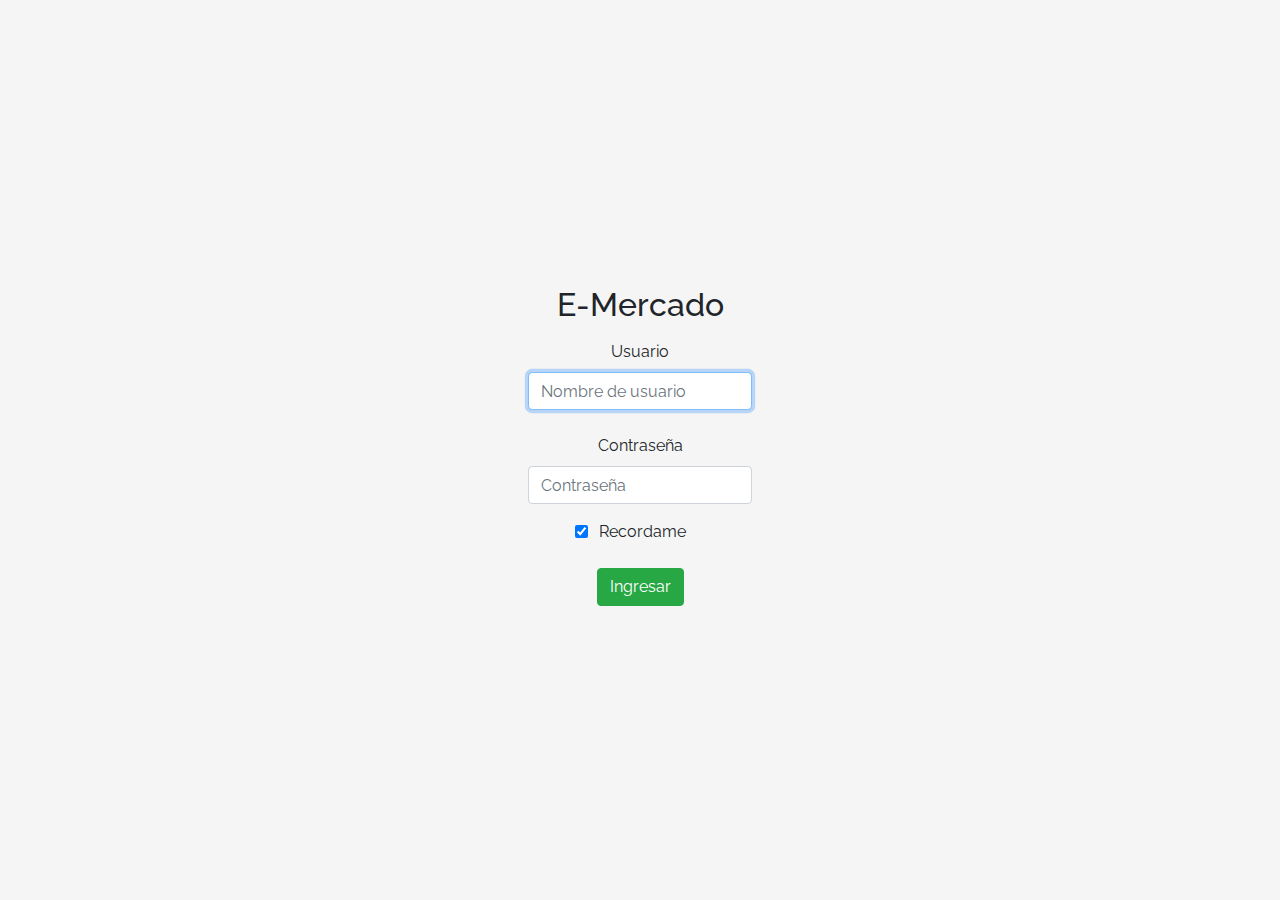
<file: index.html>
<!DOCTYPE html>
<!-- saved from url=(0049)https://getbootstrap.com/docs/4.3/examples/album/ -->
<html lang="en">

<head>
  <meta http-equiv="Content-Type" content="text/html; charset=UTF-8">
  <meta name="viewport" content="width=device-width, initial-scale=1, shrink-to-fit=no">
  <meta name="description" content="">
  <title>eMercado - Todo lo que busques está aquí</title>
  <meta name="google-signin-scope" content="profile email">
  <link href="css/font-awesome.min.css" rel="stylesheet">
  <meta name="google-signin-client_id" content="396076528800-9ir8sec0enshl66i0e0e41oq8r5q77fm.apps.googleusercontent.com">
  <link rel="canonical" href="https://getbootstrap.com/docs/4.3/examples/album/">
  <link href="https://fonts.googleapis.com/css?family=Raleway:300,300i,400,400i,700,700i,900,900i" rel="stylesheet">
  <!-- Bootstrap core CSS -->
  <link href="css/bootstrap.min.css" rel="stylesheet">
  <link href="css/styles.css" rel="stylesheet">
  <style>
    html, body{
      height: 100%;
    }
    
    body {
      display: -ms-flexbox;
      display: flex;
      -ms-flex-align: center;
      align-items: center;
      padding-top: 40px;
      padding-bottom: 40px;
      background-color: #f5f5f5;
    }

    .g-signin2{
      margin-left: 30%;
      margin-right: -70%;
    }

    .signin {
      width: 100%;
      max-width: 330px;
      padding: 15px;
      margin: auto;
    }
  </style>
</head>

<body class="text-center">
  <div class="container p-5">
    <div class="form-group text-center signin" id="login">
      <h2>E-Mercado</h2>
      <label class="py-2">Usuario <input type="text" id="username" class="form-control my-2" placeholder="Nombre de usuario" autofocus></label><br>
      <label>Contraseña <input type="password" id="password" class="form-control my-2" placeholder="Contraseña" required></label><br>
      <label class="form-check-label" for="flexCheckDefault"></label><input class="form-check-input" type="checkbox" value="" id="flexCheckDefault" checked>
      Recordame</label>
      <div class="g-signin2 my-3" data-onsuccess="onSignIn" data-theme="light"></div>
      <input type="submit" class="btn btn-success m-2" value="Ingresar" id="ingresar">
    </div>
  </div>
</body>
<script src="./js/login.js"></script>
<script src="./js/init.js"></script>
<script src="./js/OAuth.js"></script>
<script src="https://apis.google.com/js/platform.js?onload=onLoad" async defer></script>
</html>
</file>
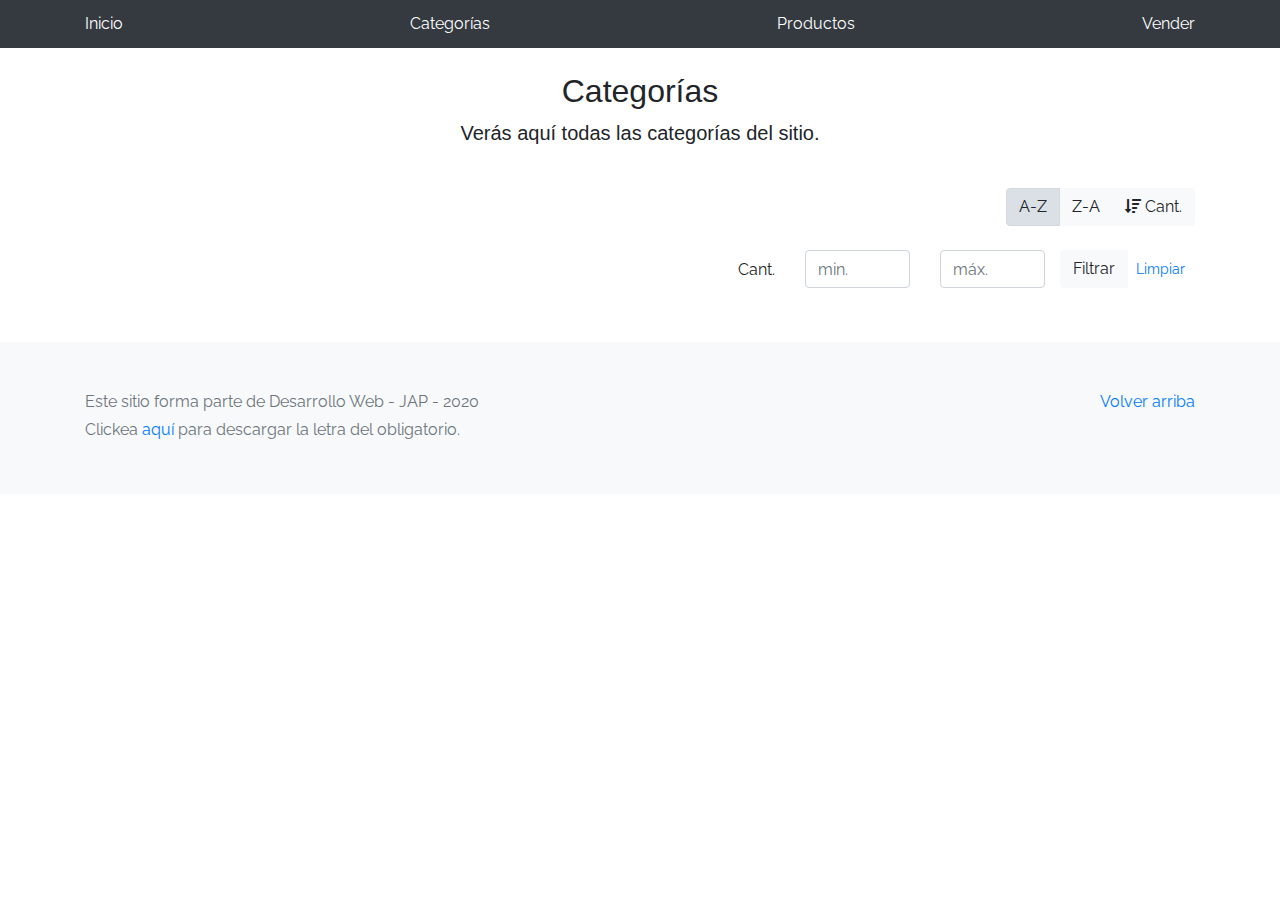
<file: categories.html>
<!DOCTYPE html>
<!-- saved from url=(0049)https://getbootstrap.com/docs/4.3/examples/album/ -->
<html lang="en">
  <head>
    <meta http-equiv="Content-Type" content="text/html; charset=UTF-8">
    <meta name="viewport" content="width=device-width, initial-scale=1, shrink-to-fit=no">
    <meta name="description" content="">
    <title>eMercado - Todo lo que busques está aquí</title>

    <link rel="canonical" href="https://getbootstrap.com/docs/4.3/examples/album/">
    <link href="https://fonts.googleapis.com/css?family=Raleway:300,300i,400,400i,700,700i,900,900i" rel="stylesheet">
    <link href="css/font-awesome.min.css" rel="stylesheet">

    <link href="css/bootstrap.min.css" rel="stylesheet">
    <link href="css/styles.css" rel="stylesheet">
  </head>
  <body>
    <nav class="site-header sticky-top py-1 bg-dark">
      <div class="container d-flex flex-column flex-md-row justify-content-between">
        <a class="py-2 d-none d-md-inline-block" href="principal.html">Inicio</a>
        <a class="py-2 d-none d-md-inline-block" href="categories.html">Categorías</a>
        <a class="py-2 d-none d-md-inline-block" href="products.html">Productos</a>
        <a class="py-2 d-none d-md-inline-block" href="sell.html">Vender</a>
      </div>
    </nav>
    <main role="main" class="pb-5">
        <div class="text-center p-4">
            <h2>Categorías</h2>
            <p class="lead">Verás aquí todas las categorías del sitio.</p>
        </div>
        <div class="container">
            <div class="row">
                <div class="col text-right">
                    <div class="btn-group btn-group-toggle mb-4" data-toggle="buttons">
                        <label class="btn btn-light active" id="sortAsc" >
                            <input type="radio" name="options" autocomplete="off" checked>A-Z
                        </label>
                        <label class="btn btn-light" id="sortDesc" >
                            <input type="radio" name="options" autocomplete="off">Z-A
                        </label>
                        <label class="btn btn-light" id="sortByCount" >
                            <input type="radio" name="options" autocomplete="off"><i class="fas fa-sort-amount-down mr-1"></i>Cant.
                        </label>
                    </div>
                </div>
            </div>
            <div class="row justify-content-end">
              <div class="col-md-6"></div>
                <div class="col-md-6 col-sm-12 mb-1 container">
                  <div class="row container p-0 m-0">
                    <div class="col">
                      <p class="font-weight-normal text-right my-2">Cant.</p>
                    </div>
                    <div class="col">
                      <input class="form-control" type="number" placeholder="min." id="rangeFilterCountMin">
                    </div>
                    <div class="col">
                      <input class="form-control" type="number" placeholder="máx." id="rangeFilterCountMax">
                    </div>
                    <div class="col-3 p-0">
                      <div class="btn-group" role="group">
                        <button class="btn btn-light btn-block" id="rangeFilterCount">Filtrar</button>
                        <button class="btn btn-link btn-sm" id="clearRangeFilter">Limpiar</button>
                      </div>
                    </div>
                  </div>
                </div>
            </div>
            <div class="row">
                <div class="list-group" id="cat-list-container">
                </div>
            </div>
        </div>
    </main>
    <footer class="text-muted bg-light">
      <div class="container">
        <p class="float-right">
          <a href="#">Volver arriba</a>
        </p>
        <p>Este sitio forma parte de Desarrollo Web - JAP - 2020</p>
        <p>Clickea <a target="_blank" href="Letra.pdf">aquí</a> para descargar la letra del obligatorio.</p>
      </div>
    </footer>
    <div id="spinner-wrapper"><div class="lds-ring"><div></div><div></div><div></div><div></div></div></div>
    <script src="js/jquery-3.4.1.min.js"></script>
    <script src="js/bootstrap.bundle.min.js"></script>
    <script src="js/init.js"></script>
    <script src="js/categories.js"></script>
  </body>
</html>
</file>
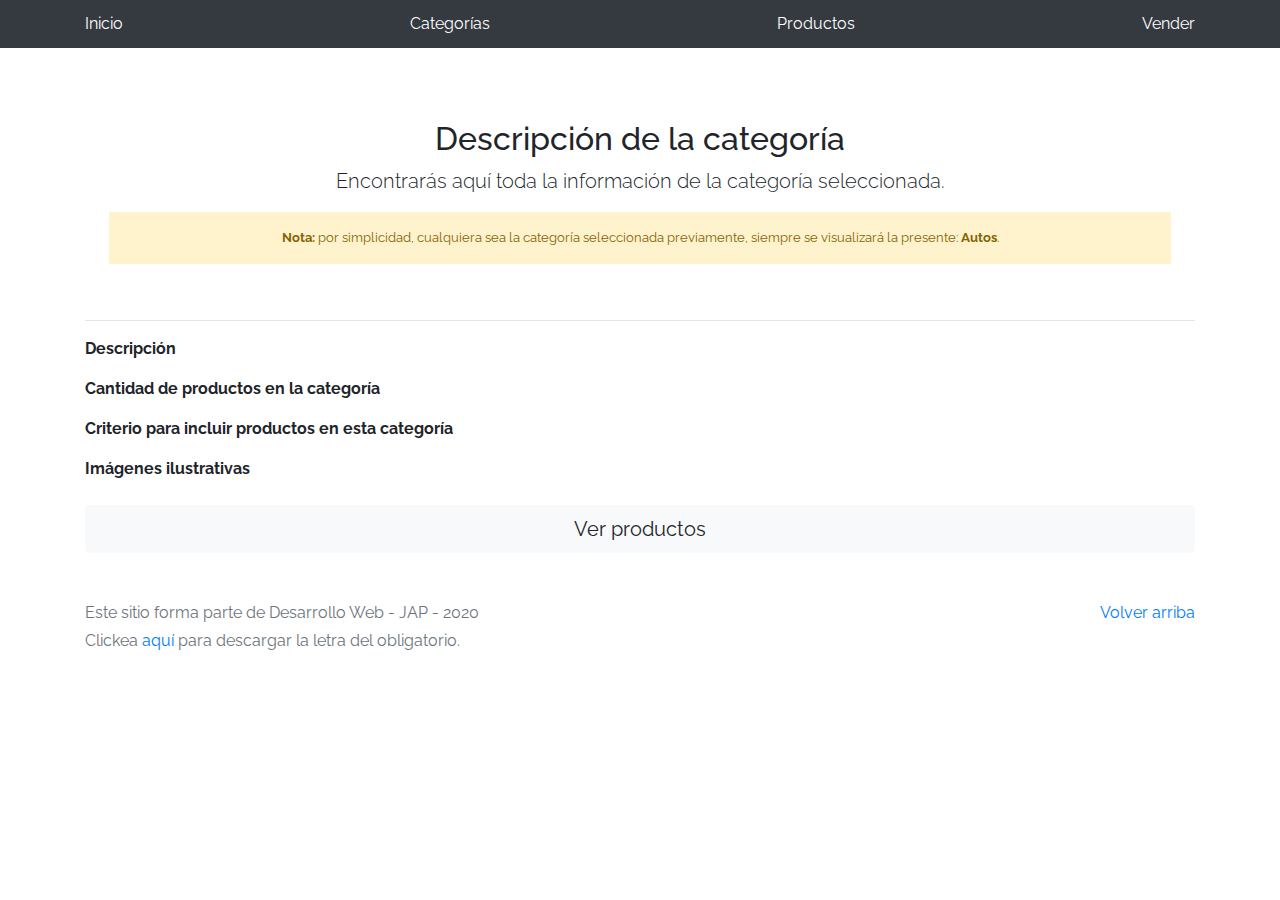
<file: category-info.html>
<!DOCTYPE html>
<!-- saved from url=(0049)https://getbootstrap.com/docs/4.3/examples/album/ -->
<html lang="en">

<head>
  <meta http-equiv="Content-Type" content="text/html; charset=UTF-8">
  <meta name="viewport" content="width=device-width, initial-scale=1, shrink-to-fit=no">
  <meta name="description" content="">
  <title>eMercado - Todo lo que busques está aquí</title>
  <link href="css/font-awesome.min.css" rel="stylesheet">
  <link rel="canonical" href="https://getbootstrap.com/docs/4.3/examples/album/">
  <link href="https://fonts.googleapis.com/css?family=Raleway:300,300i,400,400i,700,700i,900,900i" rel="stylesheet">
  <!-- Bootstrap core CSS -->
  <link href="css/bootstrap.min.css" rel="stylesheet">
  <link href="css/styles.css" rel="stylesheet">
</head>

<body>
  <nav class="site-header sticky-top py-1 bg-dark">
    <div class="container d-flex flex-column flex-md-row justify-content-between">
      <a class="py-2 d-none d-md-inline-block" href="principal.html">Inicio</a>
      <a class="py-2 d-none d-md-inline-block" href="categories.html">Categorías</a>
      <a class="py-2 d-none d-md-inline-block" href="products.html">Productos</a>
      <a class="py-2 d-none d-md-inline-block" href="sell.html">Vender</a>
    </div>
  </nav>
  <main role="main">
    <div class="container mt-5">
      <div class="text-center p-4">
        <h2>Descripción de la categoría</h2>
        <p class="lead">Encontrarás aquí toda la información de la categoría seleccionada.</p>
        <p class="small alert-warning py-3"><strong>Nota: </strong>por simplicidad, cualquiera sea la categoría
          seleccionada previamente, siempre se visualizará la presente: <strong>Autos</strong>.</p>
      </div>
      <h3 id="categoryName"></h3>
      <hr class="my-3">
      <dl>
        <dt>Descripción</dt>
        <dd>
          <p id="categoryDescription"></p>
        </dd>

        <dt>Cantidad de productos en la categoría</dt>
        <dd>
          <p id="productCount"></p>
        </dd>

        <dt>Criterio para incluir productos en esta categoría</dt>
        <dd>
          <p id="productCriteria"></p>
        </dd>

        <dt>Imágenes ilustrativas</dt>
        <dd>
          <div class="row text-center text-lg-left pt-2" id="productImagesGallery">
          </div>
        </dd>
      </dl>
      <a type="button" class="btn btn-light btn-lg btn-block" href="products.html">Ver productos</a>
    </div>
  </main>
  <footer class="text-muted">
    <div class="container">
      <p class="float-right">
        <a href="#">Volver arriba</a>
      </p>
      <p>Este sitio forma parte de Desarrollo Web - JAP - 2020</p>
      <p>Clickea <a target="_blank" href="Letra.pdf">aquí</a> para descargar la letra del obligatorio.</p>
    </div>
  </footer>
  <div id="spinner-wrapper">
    <div class="lds-ring">
      <div></div>
      <div></div>
      <div></div>
      <div></div>
    </div>
  </div>
  <script src="js/jquery-3.4.1.min.js"></script>
  <script src="js/bootstrap.bundle.min.js"></script>
  <script src="js/init.js"></script>
  <script src="js/category-info.js"></script>
</body>

</html>
</file>
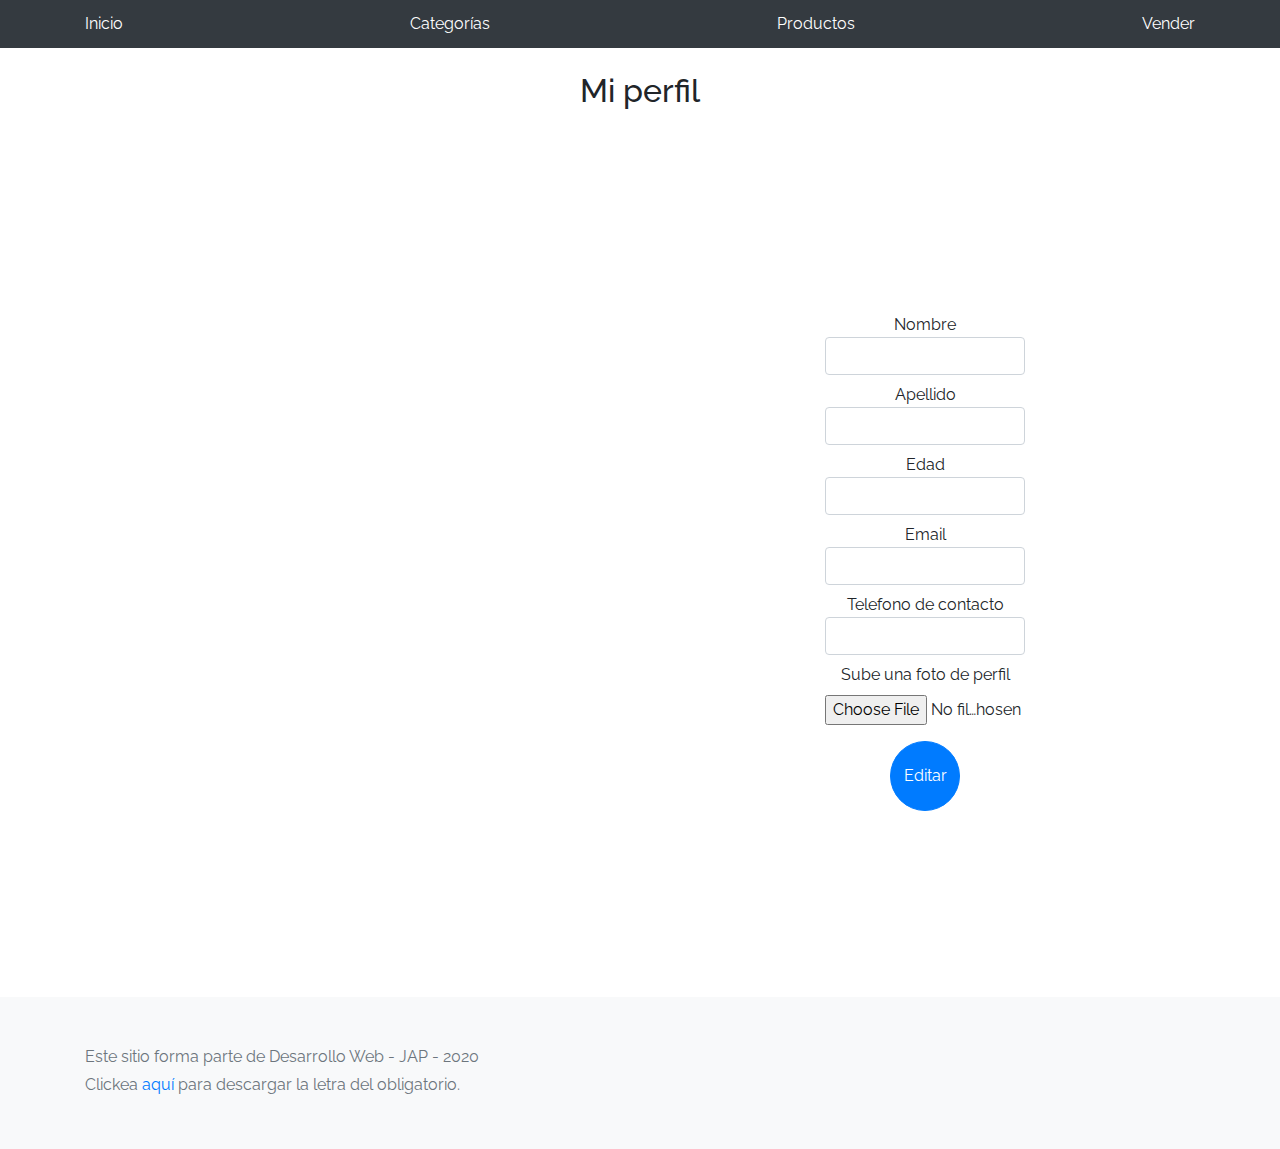
<file: my-profile.html>
<!DOCTYPE html>
<!-- saved from url=(0049)https://getbootstrap.com/docs/4.3/examples/album/ -->
<html lang="en">

<head>
  <meta http-equiv="Content-Type" content="text/html; charset=UTF-8">
  
  <meta name="viewport" content="width=device-width, initial-scale=1, shrink-to-fit=no">
  <meta name="description" content="">
  <title>eMercado - Todo lo que busques está aquí</title>
  <link href="css/font-awesome.min.css" rel="stylesheet">
  <link rel="canonical" href="https://getbootstrap.com/docs/4.3/examples/album/">
  <link href="https://fonts.googleapis.com/css?family=Raleway:300,300i,400,400i,700,700i,900,900i" rel="stylesheet">

  <style>
    .bd-placeholder-img {
      font-size: 1.125rem;
      text-anchor: middle;
      -webkit-user-select: none;
      -moz-user-select: none;
      -ms-user-select: none;
      user-select: none;
    }

    @media (min-width: 768px) {
      .bd-placeholder-img-lg {
        font-size: 3.5rem;
      }
    }
    .form-group input{
      width: 200px;
    }
    .row:nth-child(2){
      height: 95vh;
    }
  </style>
  <link href="css/bootstrap.min.css" rel="stylesheet">
  <link href="css/styles.css" rel="stylesheet">
  <link href="css/dropzone.css" rel="stylesheet">
</head>

<body>
  <nav class="site-header sticky-top py-1 bg-dark">
    <div class="container d-flex flex-column flex-md-row justify-content-between">
      <a class="py-2 d-none d-md-inline-block" href="principal.html">Inicio</a>
      <a class="py-2 d-none d-md-inline-block" href="categories.html">Categorías</a>
      <a class="py-2 d-none d-md-inline-block" href="products.html">Productos</a>
      <a class="py-2 d-none d-md-inline-block" href="sell.html">Vender</a>
    </div>
  </nav>
  <div class="container">
    <div class="row m-4">
      <div class="col">
        <h2 class="text-center">Mi perfil</h2>
      </div>
    </div>
    <div class="row">
      <div class="col d-flex flex-column justify-content-center align-items-center" id="profile">
      </div>
      <div class="col d-flex justify-content-center align-items-center" id="profile-form">
        <div class="form-group d-flex flex-column text-center" id="form-group">
          <label for="nombre">Nombre <input type="text" name="nombre" id="nombre" class="form-control" placeholder=""></label>
          <label for="apellido">Apellido <input type="text" name="apellido" id="apellido" class="form-control" placeholder=""></label>
          <label for="edad">Edad <input type="number" name="edad" id="edad" class="form-control" placeholder=""></label>
          <label for="email">Email <input type="email" name="email" id="email" class="form-control" placeholder=""></label>
          <label for="telefono">Telefono de contacto <input type="text" name="telefono" id="telefono" class="form-control" placeholder=""></label>
          <label for="photo">Sube una foto de perfil</label>
          <input type="file" name="photo" accept="image/*" id="photo">
          <input type="submit" class="btn btn-primary mt-3 align-self-center" style="border-radius:100%; width: 70px; height: 70px" id="btn" value="Editar">
        </div>
      </div>
    </div>
  </div>
  <footer class="text-muted bg-light">
    <div class="container">
      <p>Este sitio forma parte de Desarrollo Web - JAP - 2020</p>
      <p>Clickea <a target="_blank" href="Letra.pdf">aquí</a> para descargar la letra del obligatorio.</p>
    </div>
  </footer>
  <div class="alert fade alert-success" role="alert" id="alertResult">
    <span id="resultSpan"></span>
    <button type="button" class="close" data-dismiss="alert" aria-label="Close">
      <span aria-hidden="true">&times;</span>
    </button>
  </div>
  <div id="spinner-wrapper">
    <div class="lds-ring">
      <div></div>
      <div></div>
      <div></div>
      <div></div>
    </div>
  </div>
  <script src="js/jquery-3.4.1.min.js"></script>
  <script src="js/bootstrap.bundle.min.js"></script>
  <script src="js/dropzone.js"></script>
  <script src="js/init.js"></script>
  <script src="js/my-profile.js"></script>
</body>

</html>
</file>
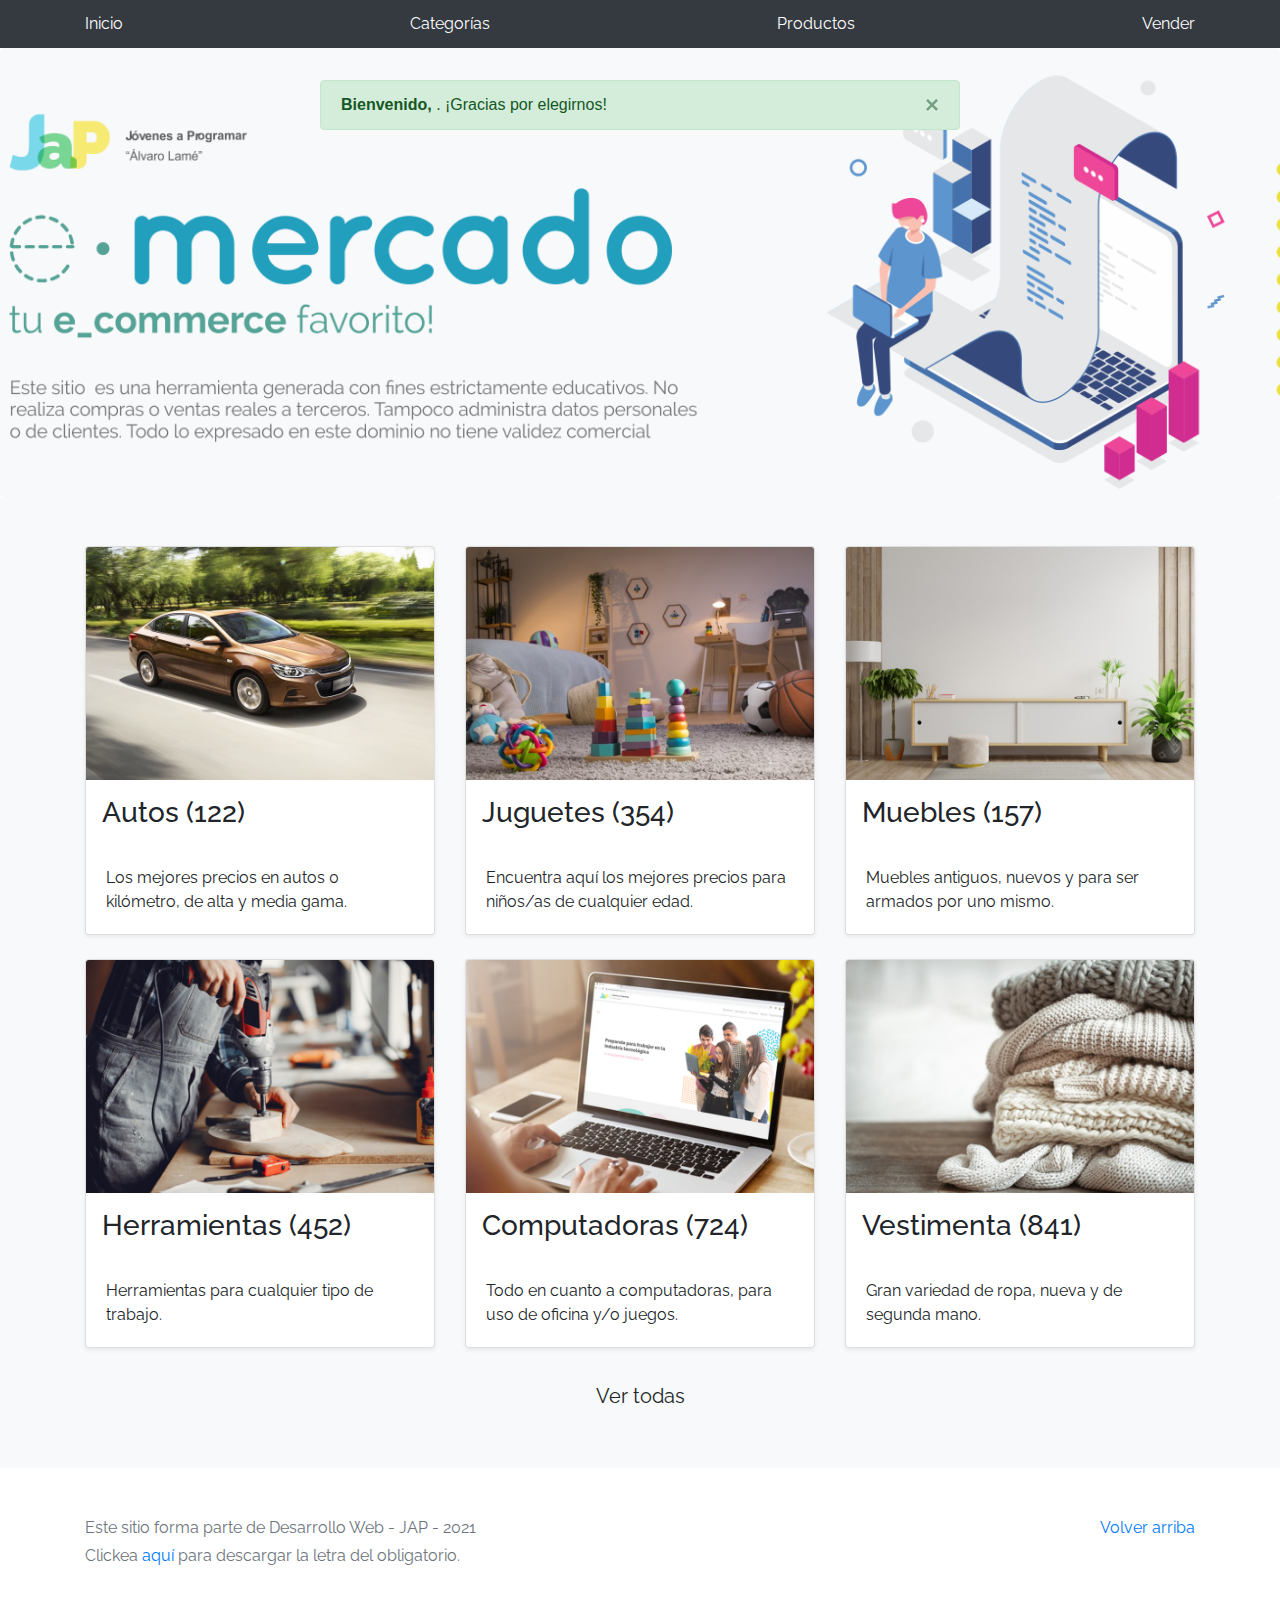
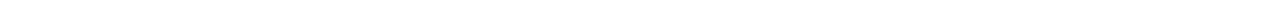
<file: principal.html>
<!DOCTYPE html>
<!-- saved from url=(0049)https://getbootstrap.com/docs/4.3/examples/album/ -->
<html lang="en">
  <head>
    <meta http-equiv="Content-Type" content="text/html; charset=UTF-8">
    <meta name="viewport" content="width=device-width, initial-scale=1, shrink-to-fit=no">
    <meta name="description" content="">
    <title>eMercado - Todo lo que busques está aquí</title>
    <meta name="google-signin-scope" content="profile email">
    <meta name="google-signin-client_id" content="396076528800-9ir8sec0enshl66i0e0e41oq8r5q77fm.apps.googleusercontent.com">
    <link rel="canonical" href="https://getbootstrap.com/docs/4.3/examples/album/">
    <link href="https://fonts.googleapis.com/css?family=Raleway:300,300i,400,400i,700,700i,900,900i" rel="stylesheet">
    <!-- Bootstrap core CSS -->
    <link href="css/bootstrap.min.css" rel="stylesheet">
    <link href="css/styles.css" rel="stylesheet">
    <link href="css/font-awesome.min.css" rel="stylesheet">
  </head>
  <body>
    <nav class="site-header sticky-top py-1 bg-dark">
      <div class="container d-flex flex-column flex-md-row justify-content-between">
        <a class="py-2 d-none d-md-inline-block" href="principal.html">Inicio</a>
        <a class="py-2 d-none d-md-inline-block" href="categories.html">Categorías</a>
        <a class="py-2 d-none d-md-inline-block" href="products.html">Productos</a>
        <a class="py-2 d-none d-md-inline-block" href="sell.html">Vender</a>
      </div>
    </nav>
    <main role="main">
      <div class="alert alert-success alert-dismissible fade show" role="alert" style="z-index: 1;">
        <strong id="welcome">Bienvenido, </strong>. ¡Gracias por elegirnos!
        <button type="button" class="close" data-dismiss="alert" aria-label="Close">
          <span aria-hidden="true">&times;</span>
        </button>
      </div>
      <section class="jumbotron text-center">
        <div class="m-5">
          <h1></h1>
        </div>
      </section>
      <div class="album py-5 bg-light">
        <div class="container">
          <div class="row">
            <div class="col-md-4">
              <a href="categories.html" class="card mb-4 shadow-sm custom-card">
                <img class="bd-placeholder-img card-img-top"  src="img/cat1.jpg">
                <h3 class="m-3">Autos (122)</h3>
                <div class="card-body">
                  <p class="card-text">Los mejores precios en autos 0 kilómetro, de alta y media gama.</p>
                </div>
              </a>
            </div>
            <div class="col-md-4">
                <a href="categories.html" class="card mb-4 shadow-sm custom-card">
                  <img class="bd-placeholder-img card-img-top" src="img/cat2.jpg">
                  <h3 class="m-3">Juguetes (354)</h3>
                  <div class="card-body">
                    <p class="card-text">Encuentra aquí los mejores precios para niños/as de cualquier edad.</p>
                  </div>
                </a>
            </div>
            <div class="col-md-4">
                <a href="categories.html" class="card mb-4 shadow-sm custom-card">
                  <img class="bd-placeholder-img card-img-top" src="img/cat3.jpg">
                  <h3 class="m-3">Muebles (157)</h3>
                  <div class="card-body">
                    <p class="card-text">Muebles antiguos, nuevos y para ser armados por uno mismo.</p>
                  </div>
                </a>
            </div>
            <div class="col-md-4">
                <a href="categories.html" class="card mb-4 shadow-sm custom-card">
                  <img class="bd-placeholder-img card-img-top" src="img/cat4.jpg">
                  <h3 class="m-3">Herramientas (452)</h3>
                  <div class="card-body">
                    <p class="card-text">Herramientas para cualquier tipo de trabajo.</p>
                  </div>
                </a>
            </div>
            <div class="col-md-4">
                <a href="categories.html" class="card mb-4 shadow-sm custom-card">
                  <img class="bd-placeholder-img card-img-top" src="img/cat5.jpg">
                  <h3 class="m-3">Computadoras (724)</h3>
                  <div class="card-body">
                    <p class="card-text">Todo en cuanto a computadoras, para uso de oficina y/o juegos.</p>
                  </div>
                </a>
            </div>
            <div class="col-md-4">
                <a href="categories.html" class="card mb-4 shadow-sm custom-card">
                  <img class="bd-placeholder-img card-img-top" src="img/cat6.jpg">
                  <h3 class="m-3">Vestimenta (841)</h3>
                  <div class="card-body">
                    <p class="card-text">Gran variedad de ropa, nueva y de segunda mano.</p>
                  </div>
                </a>
            </div>
          </div>
          <div class="text-center" id="spinner-wrapper">
            <div class="spinner-border" role="status">
              <span class="sr-only">Loading...</span>
            </div>
          </div>
          <div class="row">
              <a type="button" class="btn btn-light btn-lg btn-block" href="categories.html">Ver todas</a>
          </div>
        </div>
      </div>
    </main>
    <footer class="text-muted">
      <div class="container">
        <p class="float-right">
          <a href="#">Volver arriba</a>
        </p>
        <p>Este sitio forma parte de Desarrollo Web - JAP - 2021</p>
        <p>Clickea <a target="_blank" href="Letra.pdf">aquí</a> para descargar la letra del obligatorio.</p>
      </div>
    </footer>
  </body>
  <script src="https://apis.google.com/js/platform.js?onload=onLoad" async defer></script>
  <script src="js/jquery-3.4.1.min.js"></script>
  <script src="js/bootstrap.bundle.min.js"></script>
  <script src="./js/OAuth.js"></script>
  <script src="js/init.js"></script>
</html>
</file>
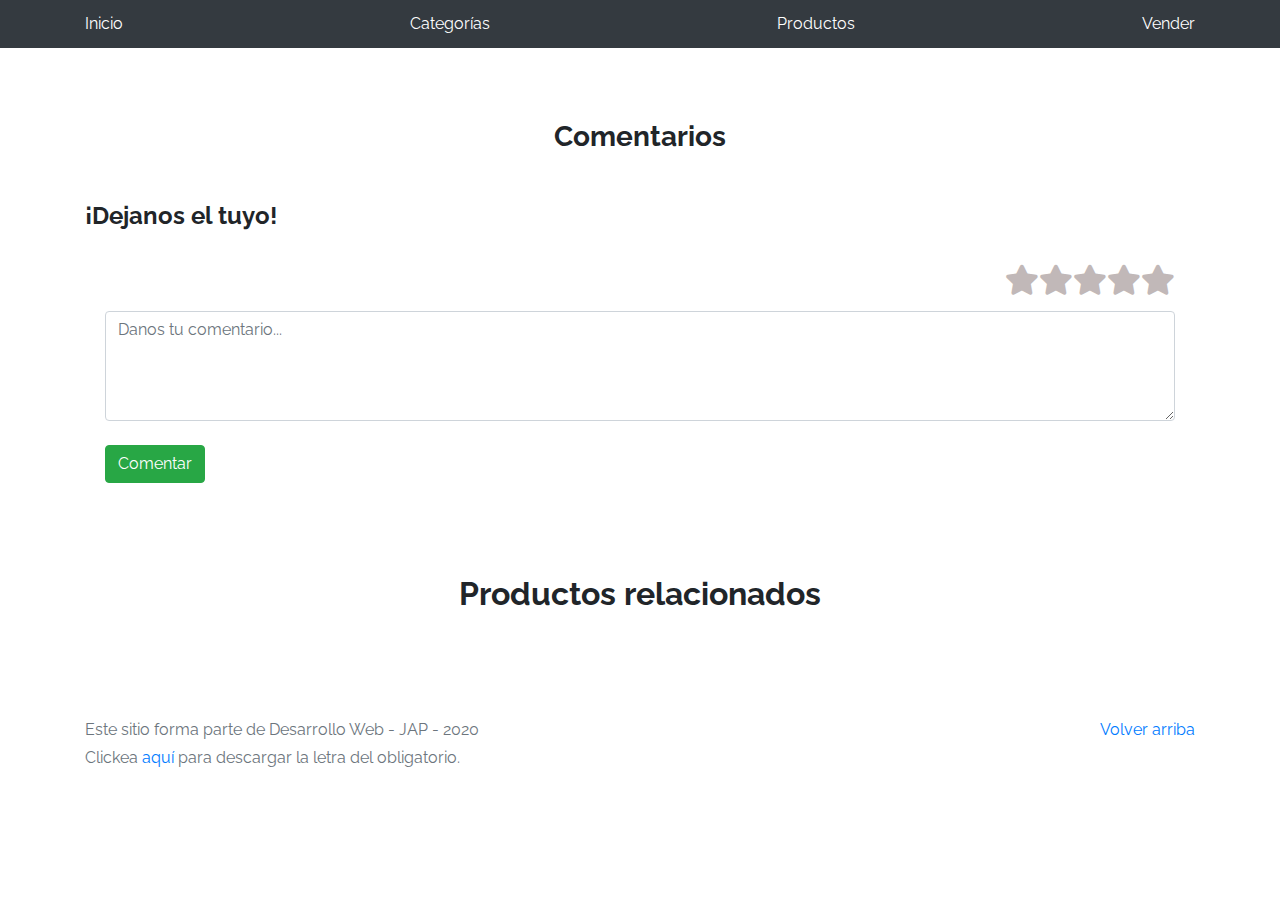
<file: product-info.html>
<!DOCTYPE html>
<!-- saved from url=(0049)https://getbootstrap.com/docs/4.3/examples/album/ -->
<html lang="en">

<head>
  <meta http-equiv="Content-Type" content="text/html; charset=UTF-8">
  <meta name="viewport" content="width=device-width, initial-scale=1, shrink-to-fit=no">
  <meta name="description" content="">
  <title>eMercado - Todo lo que busques está aquí</title>
  <link rel="canonical" href="https://getbootstrap.com/docs/4.3/examples/album/">
  <link href="https://fonts.googleapis.com/css?family=Raleway:300,300i,400,400i,700,700i,900,900i" rel="stylesheet">
  <link href="css/font-awesome.min.css" rel="stylesheet">
  <link href="css/bootstrap.min.css" rel="stylesheet">
  <link href="css/styles.css" rel="stylesheet">
</head>
<body>
  <nav class="site-header sticky-top py-1 bg-dark">
    <div class="container d-flex flex-column flex-md-row justify-content-between">
      <a class="py-2 d-none d-md-inline-block" href="principal.html">Inicio</a>
      <a class="py-2 d-none d-md-inline-block" href="categories.html">Categorías</a>
      <a class="py-2 d-none d-md-inline-block" href="products.html">Productos</a>
      <a class="py-2 d-none d-md-inline-block" href="sell.html">Vender</a>
    </div>
  </nav>
  <div id="product-list" class="py-2 container"></div>
  <div class="py-2">
    <div class="container">
      <h3 class="mt-5 text-center"><b>Comentarios</b></h3>
      <div id="comment-list"></div>
    </div>
    <div class="form-group container">
      <h4 class="mt-5"><b>¡Dejanos el tuyo!</b></h4>
      <div class="card-body">
      <div class="mb-5 rate">
        <input id="radio1" type="radio" name="rating" value="5">
        <label for="radio1"><i class="fas fa-star"></i></label>
        <input id="radio2" type="radio" name="rating" value="4">
        <label for="radio2"><i class="fas fa-star"></i></label>
        <input id="radio3" type="radio" name="rating" value="3">
        <label for="radio3"><i class="fas fa-star"></i></label>
        <input id="radio4" type="radio" name="rating" value="2">
        <label for="radio4"><i class="fas fa-star"></i></label>
        <input id="radio5" type="radio" name="rating" value="1">
        <label for="radio5"><i class="fas fa-star"></i></label>
      </div>
      <textarea name="comment" class="form-control" id="user-comment" rows="4" cols="10" id="comment" placeholder="Danos tu comentario..."></textarea>
      <button class="btn btn-success my-4" id="btn_rate">Comentar</button>
    </div>
    </div>
  </div>
  <div class="container">
    <h2 class="p-4 text-center"><b>Productos relacionados</b></h2>
    <div class="row d-inline-flex justify-content-center" id='related-products'></div>
  </div>
  <footer class="text-muted">
    <div class="container">
      <p class="float-right">
        <a href="#">Volver arriba</a>
      </p>
      <p>Este sitio forma parte de Desarrollo Web - JAP - 2020</p>
      <p>Clickea <a target="_blank" href="Letra.pdf">aquí</a> para descargar la letra del obligatorio.</p>
    </div>
  </footer>
  <div id="spinner-wrapper">
    <div class="lds-ring">
      <div></div>
      <div></div>
      <div></div>
      <div></div>
    </div>
  </div>
  <script src="js/jquery-3.4.1.min.js"></script>
  <script src="js/bootstrap.bundle.min.js"></script>
  <script src="js/init.js"></script>
  <script src="js/product-info.js"></script>
</body>

</html>
</file>
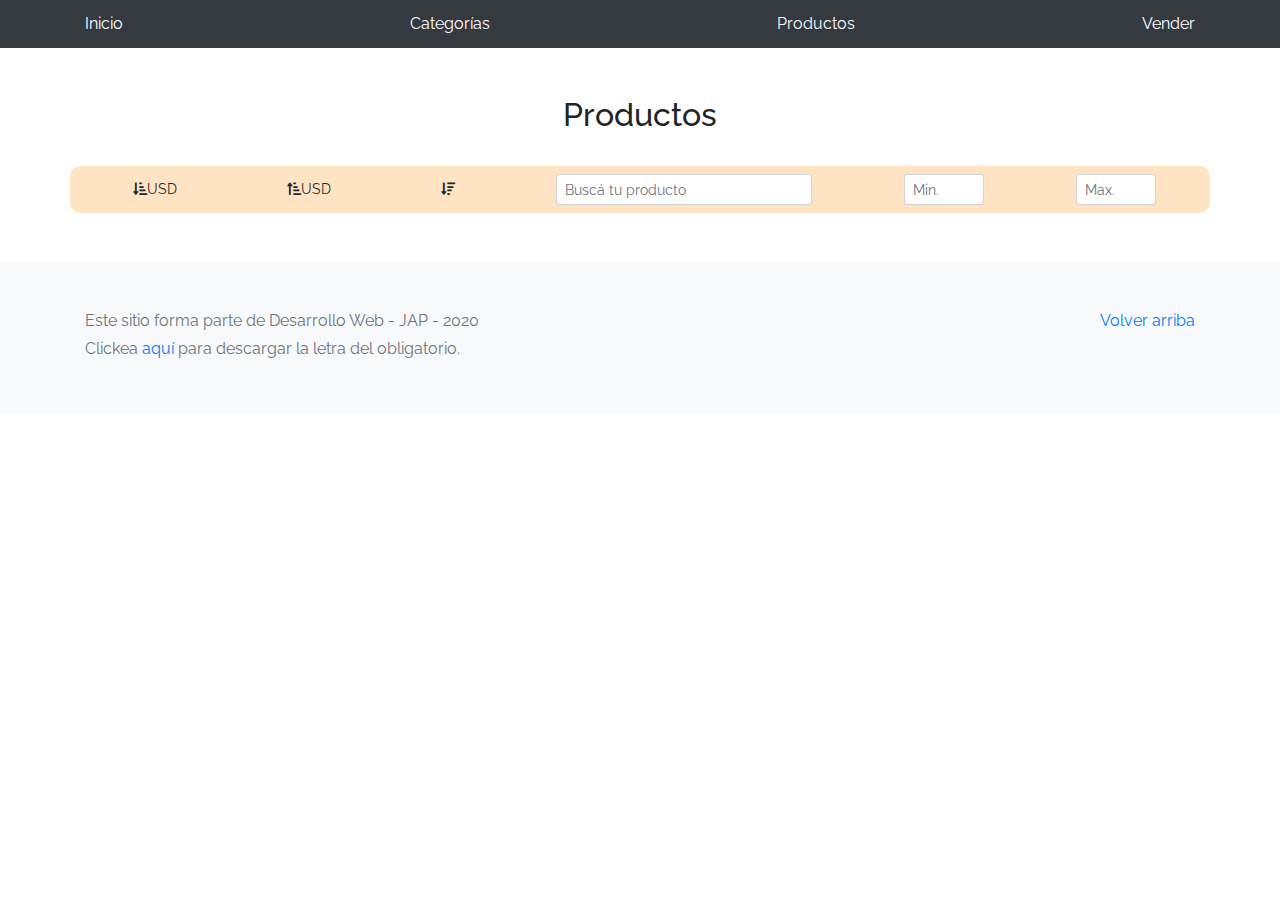
<file: products.html>
<!DOCTYPE html>
<!-- saved from url=(0049)https://getbootstrap.com/docs/4.3/examples/album/ -->
<html lang="en">
  <head>
    <meta http-equiv="Content-Type" content="text/html; charset=UTF-8">
    <meta name="viewport" content="width=device-width, initial-scale=1, shrink-to-fit=no">
    <meta name="description" content="">
    <title>eMercado - Todo lo que busques está aquí</title>

    <link rel="canonical" href="https://getbootstrap.com/docs/4.3/examples/album/">
    <link href="https://fonts.googleapis.com/css?family=Raleway:300,300i,400,400i,700,700i,900,900i" rel="stylesheet">
    <link href="css/font-awesome.min.css" rel="stylesheet">
    <link href="css/bootstrap.min.css" rel="stylesheet">
    <link href="css/styles.css" rel="stylesheet">
    <script src="js/jquery-3.4.1.min.js"></script>
    <script src="js/bootstrap.bundle.min.js"></script>
    <script src="js/init.js"></script>
    <script src="js/products.js"></script>
  </head>
  <body>
    <nav class="site-header sticky-top py-1 bg-dark">
      <div class="container d-flex flex-column flex-md-row justify-content-between">
        <a class="py-2 d-none d-md-inline-block" href="principal.html">Inicio</a>
        <a class="py-2 d-none d-md-inline-block" href="categories.html">Categorías</a>
        <a class="py-2 d-none d-md-inline-block" href="products.html">Productos</a>
        <a class="py-2 d-none d-md-inline-block" href="sell.html">Vender</a>
      </div>
    </nav>
      <div class="container py-4">
        <h2 class="text-center p-4">Productos</h2>
        <div class="row justify-content-around align-self-center p-2" style="background-color: bisque; border-radius: 10px;">
          <button class="btn btn-white btn-sm" onclick="orderProductByLowestPrice()"><i class="fas fa-sort-amount-down-alt"></i>USD</button>
          <button class="btn btn-white btn-sm" onclick="orderProductByHighestPrice()"><i class="fas fa-sort-amount-up-alt"></i>USD</button><button class="btn btn-white btn-sm" onclick="orderProductByRelevance()"><i class="fas fa-sort-amount-down"></i></button>
          <input type="search" style="width: 20vw;" onkeyup="search()" id="search" placeholder="Buscá tu producto" name="search" class="form-control form-control-sm">
          <input type="number" onkeyup="filteredByPrice()" id="min" min="0" placeholder="Min." name="number" class="form-control form-control-sm" style="width: 5rem;"><input type="number" onkeyup="filteredByPrice()" id="max" min="0" placeholder="Max." name="number" class="form-control form-control-sm" style="width: 5rem;">
        </div>
      </div>
      <div id="product-list" class="container my-4"></div>
    <footer class="text-muted bg-light">
      <div class="container">
        <p class="float-right">
          <a href="#">Volver arriba</a>
        </p>
        <p>Este sitio forma parte de Desarrollo Web - JAP - 2020</p>
        <p>Clickea <a target="_blank" href="Letra.pdf">aquí</a> para descargar la letra del obligatorio.</p>
      </div>
    </footer>
    <div id="spinner-wrapper"><div class="lds-ring"><div></div><div></div><div></div><div></div></div></div>
  </body>
</html>
</file>
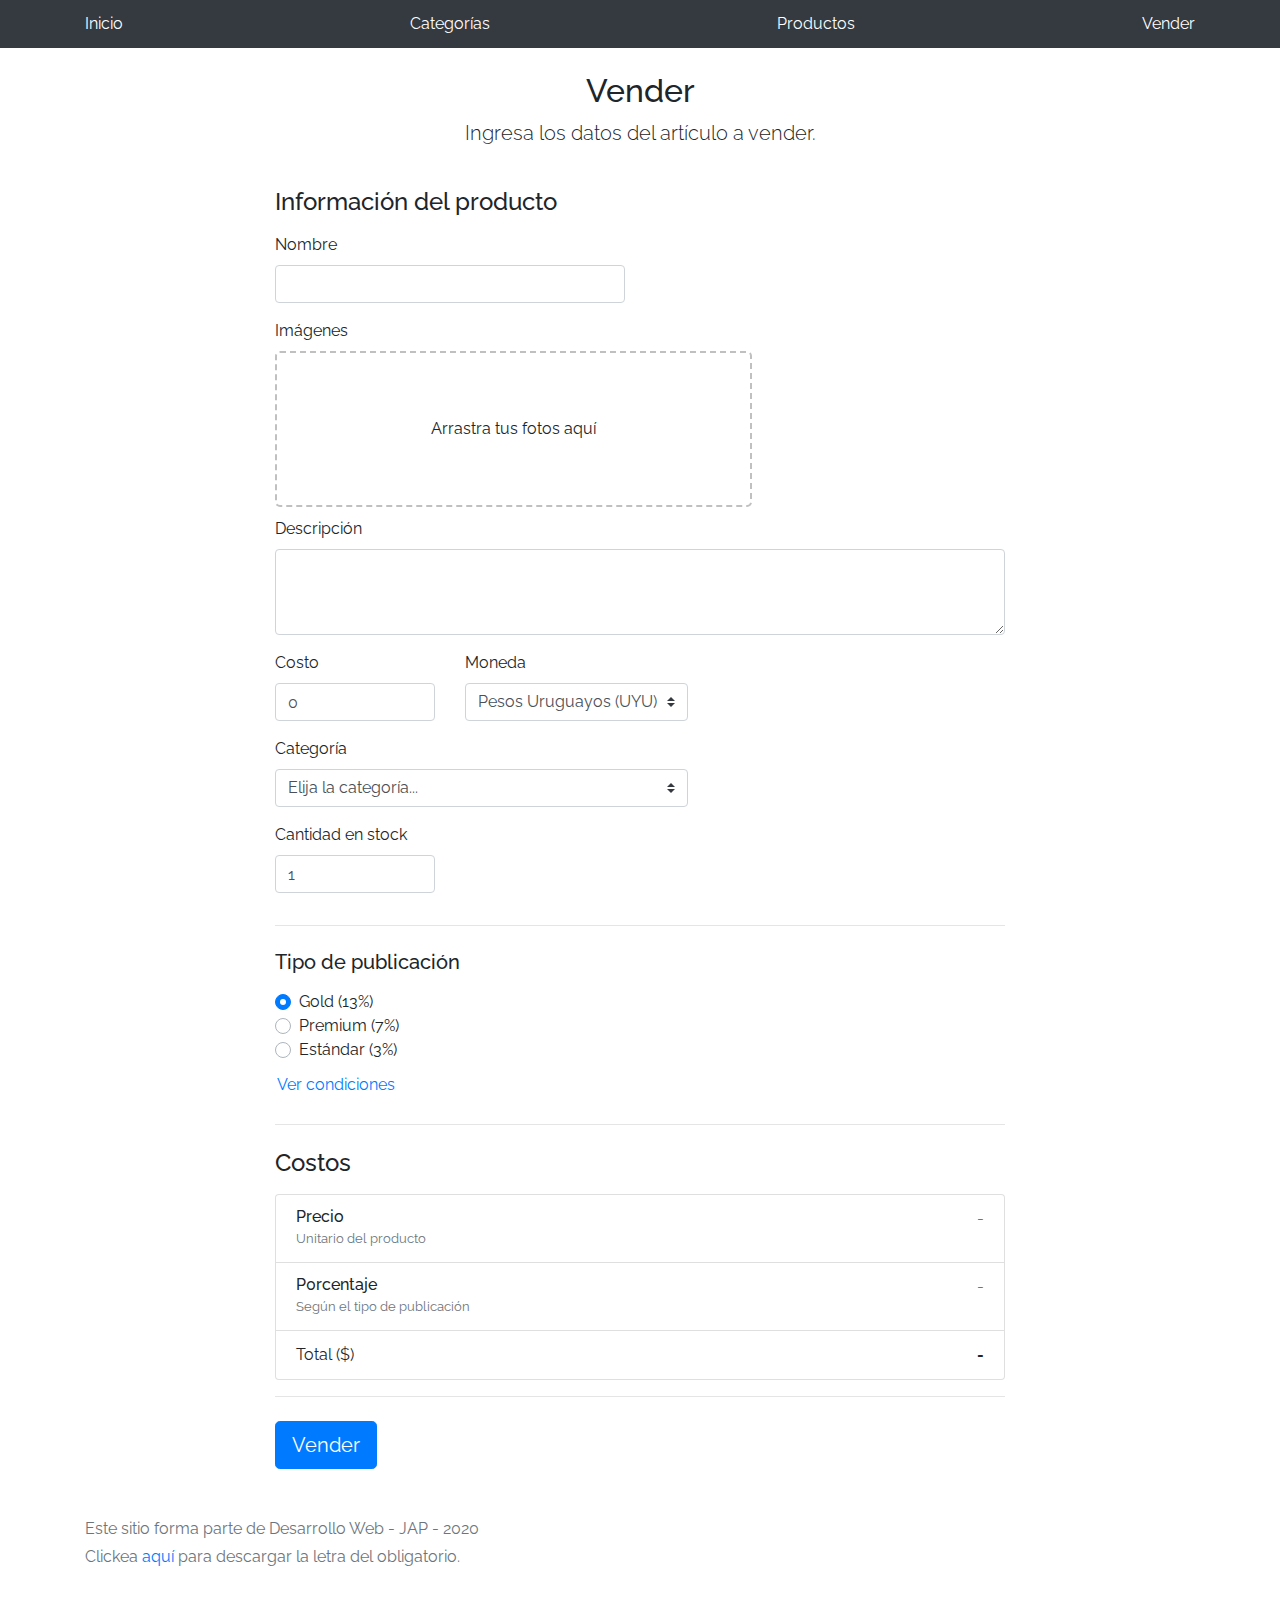
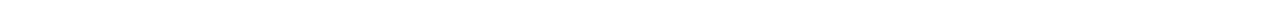
<file: sell.html>
<!DOCTYPE html>
<!-- saved from url=(0049)https://getbootstrap.com/docs/4.3/examples/album/ -->
<html lang="en"><head><meta http-equiv="Content-Type" content="text/html; charset=UTF-8">
    
    <meta name="viewport" content="width=device-width, initial-scale=1, shrink-to-fit=no">
    <meta name="description" content="">
    <title>eMercado - Todo lo que busques está aquí</title>
    <link href="css/font-awesome.min.css" rel="stylesheet">
    <link rel="canonical" href="https://getbootstrap.com/docs/4.3/examples/album/">
    <link href="https://fonts.googleapis.com/css?family=Raleway:300,300i,400,400i,700,700i,900,900i" rel="stylesheet">

    <style>
      .bd-placeholder-img {
        font-size: 1.125rem;
        text-anchor: middle;
        -webkit-user-select: none;
        -moz-user-select: none;
        -ms-user-select: none;
        user-select: none;
      }

      @media (min-width: 768px) {
        .bd-placeholder-img-lg {
          font-size: 3.5rem;
        }
      }
    </style>
    <link href="css/bootstrap.min.css" rel="stylesheet">
    <link href="css/styles.css" rel="stylesheet">
    <link href="css/dropzone.css" rel="stylesheet">
  </head>
  <body>
    <nav class="site-header sticky-top py-1 bg-dark">
        <div class="container d-flex flex-column flex-md-row justify-content-between">
            <a class="py-2 d-none d-md-inline-block" href="principal.html">Inicio</a>
            <a class="py-2 d-none d-md-inline-block" href="categories.html">Categorías</a>
            <a class="py-2 d-none d-md-inline-block" href="products.html">Productos</a>
            <a class="py-2 d-none d-md-inline-block" href="sell.html">Vender</a>
        </div>
    </nav>
      <div class="container">
        <div class="text-center p-4">
          <h2>Vender</h2>
          <p class="lead">Ingresa los datos del artículo a vender.</p>
        </div>
        <div class="row justify-content-md-center">
          <div class="col-md-8 order-md-1">
            <h4 class="mb-3">Información del producto</h4>
            <form class="needs-validation" id="sell-info">
              <div class="row">
                <div class="col-md-6 mb-3">
                  <label for="productName">Nombre</label>
                  <input type="text" class="form-control" id="productName" placeholder="" value="" >
                  <div class="invalid-feedback">
                    Ingresa un nombre
                  </div>
                </div>
              </div>
              <div class="row">
                <div class="col-md-8 order-md-1">
                    <label for="zip">Imágenes</label>
                    <div class="needsclick dz-clickable" id="file-upload">
                      <div class="dz-message needsclick">
                        Arrastra tus fotos aquí<br>
                      </div>
                    </div>
                </div>
              </div>
              <div class="row">
                  <div class="col-md-12 mb-3">
                      <label for="productDescription">Descripción</label>
                      <textarea class="form-control" id="productDescription" rows="3"></textarea>
                  </div>
                </div>
              <div class="row">
                <div class="col-md-3 mb-3">
                  <label for="zip">Costo</label>
                  <input type="number" class="form-control" id="productCostInput" placeholder="" required="" value="0" min="0">
                  <div class="invalid-feedback">
                    El costo debe ser mayor que 0.
                  </div>
                </div>
                <div class="col-md-4 mb-3">
                    <label for="state">Moneda</label>
                    <select class="custom-select d-block w-100" id="productCurrency" required="">
                      <option selected>Pesos Uruguayos (UYU)</option>
                      <option>Dólares (USD)</option>
                    </select>
                    <div class="invalid-feedback">
                      Ingresa una categoría válida.
                    </div>
                  </div>
              </div>
              <div class="row">
                  <div class="col-md-7 mb-3">
                  <label for="state">Categoría</label>
                  <select class="custom-select d-block w-100" id="productCategory">
                    <option value="">Elija la categoría...</option>
                    <option>Autos</option>
                    <option>Juguetes</option>
                    <option>Muebles</option>
                    <option>Herramientas</option>
                    <option>Computadoras</option>
                    <option>Vestimenta</option>
                  </select>
                  <div class="invalid-feedback">
                    Por favor ingresa una categoría válida.
                  </div>
                </div>
              </div>
              <div class="row">
                  <div class="col-md-3 mb-3">
                    <label for="productCountInput">Cantidad en stock</label>
                    <input type="number" class="form-control" id="productCountInput" placeholder="" required="" value="1" min="0">
                    <div class="invalid-feedback">
                      La cantidad es requerida.
                    </div>
                  </div>
                </div>
              <hr class="mb-4">
              <h5 class="mb-3">Tipo de publicación</h5>
              <div class="d-block my-3">
                <div class="custom-control custom-radio">
                  <input id="goldradio" name="publicationType" type="radio" class="custom-control-input" checked="" required="">
                  <label class="custom-control-label" for="goldradio">Gold (13%)</label>
                </div>
                <div class="custom-control custom-radio">
                  <input id="premiumradio" name="publicationType" type="radio" class="custom-control-input" required="">
                  <label class="custom-control-label" for="premiumradio">Premium (7%)</label>
                </div>
                <div class="custom-control custom-radio">
                  <input id="standardradio" name="publicationType" type="radio" class="custom-control-input" required="">
                  <label class="custom-control-label" for="standardradio">Estándar (3%)</label>
                </div>
                <div class="row">
                  <button type="button" class="m-1 btn btn-link" data-toggle="modal" data-target="#contidionsModal">Ver condiciones</button>
                </div>
              </div>
              <hr class="mb-4">
              <h4 class="mb-3">Costos</h4>
              <ul class="list-group mb-3">
                  <li class="list-group-item d-flex justify-content-between lh-condensed">
                    <div>
                      <h6 class="my-0">Precio</h6>
                      <small class="text-muted">Unitario del producto</small>
                    </div>
                    <span class="text-muted" id="productCostText">-</span>
                  </li>
                  <li class="list-group-item d-flex justify-content-between lh-condensed">
                    <div>
                      <h6 class="my-0">P0rcentaje</h6>
                      <small class="text-muted">Según el tipo de publicación</small>
                    </div>
                    <span class="text-muted" id="comissionText">-</span>
                  </li>
                  <li class="list-group-item d-flex justify-content-between">
                    <span>Total ($)</span>
                    <strong id="totalCostText">-</strong>
                  </li>
                </ul>
              <hr class="mb-4">
              <button class="btn btn-primary btn-lg" type="submit">Vender</button>
            </form>
          </div>
        </div>
      </div>
      <footer class="text-muted">
        <div class="container">
            <p>Este sitio forma parte de Desarrollo Web - JAP - 2020</p>
            <p>Clickea <a target="_blank" href="Letra.pdf">aquí</a> para descargar la letra del obligatorio.</p>
        </div>
      </footer>
      <div class="alert fade" role="alert" id="alertResult">
          <span id="resultSpan"></span>
          <button type="button" class="close" data-dismiss="alert" aria-label="Close">
              <span aria-hidden="true">&times;</span>
          </button>
      </div>

      <div class="modal fade" tabindex="-1" role="dialog" id="contidionsModal">
        <div class="modal-dialog" role="document">
          <div class="modal-content">
            <div class="modal-header">
              <h5 class="modal-title">Condiciones de publicación</h5>
              <button type="button" class="close" data-dismiss="modal" aria-label="Close">
                <span aria-hidden="true">&times;</span>
              </button>
            </div>
            <div class="modal-body">
              <div class="container">
                  <div class="row">
                      <h5 class="text-warning">Gold (13%)</h5>
                      <p class="muted text-justify">Tu producto se verá de forma promocionada en portada, además de las condiciones de Premium y Estándar.</p>
                  </div>
                  <hr>
                  <div class="row">
                      <h5 class="text-primary">Stándar (7%)</h5>
                      <p class="muted text-justify">Se mostrará el producto en los primeros lugares de resultados de búsqueda, así cómo cuando se ingrese a la categoría que pertenezca.</p>
                  </div>
                  <hr>
                  <div class="row">
                      <h5 class="text-secondary">Estándar (3%)</h5>
                      <p class="muted text-justify">El producto se listará en la categoría correspondiente, así como en los resultados de búsquedas que coincidan con las palabras claves en el nombre.</p>
                  </div>
              </div>
            </div>
            <div class="modal-footer">
              <button type="button" class="btn btn-primary" data-dismiss="modal">Cerrar</button>
            </div>
          </div>
        </div>
      </div>
      <div id="spinner-wrapper"><div class="lds-ring"><div></div><div></div><div></div><div></div></div></div>
      <script src="js/jquery-3.4.1.min.js"></script>
      <script src="js/bootstrap.bundle.min.js"></script>
      <script src="js/dropzone.js"></script>
      <script src="js/init.js"></script>
      <script src="js/sell.js"></script>
    </body>
</html>
</file>
<file: css/styles.css>
.jumbotron, .card-body, .container, .site-header{
    font-family: 'Raleway', serif !important;
}

.jumbotron .display-4{
    font-weight: bold;
}

.jumbotron {
  height: 50vh;
  padding: 5em inherit;
  margin-bottom: 0;
  background-color: #53C0FB;
  background: url('../img/cover_back.png');
  background-size: cover;
  background-position: center;
  background-repeat: no-repeat;
  color: black;
  font-weight: bold;
}

@media (min-width: 768px) {
  .jumbotron {
    padding-top: 6rem;
    padding-bottom: 6rem;
  }
}

.jumbotron p:last-child {
  margin-bottom: 0;
}

.jumbotron-heading {
  font-weight: 300;
}

.jumbotron .container {
  max-width: 40rem;
  background-color: rgba(255, 255, 255, 0.5);
  border-radius: 10px;
  text-shadow: 1px 1px 2px grey;
}

.jumbotron .lead{
  font-size: 38px;
}

footer {
  padding-top: 3rem;
  padding-bottom: 3rem;
}

footer p {
  margin-bottom: .25rem;
}

.site-header a {
  color: white;
  transition: ease-in-out color .15s;
}

.light-text {
  color: white;
}

.site-header .dropdown-menu a {
  color: black;
}

.dropzone{
  border: 2px dashed #0087F7;
  border-radius: 5px;
  background: white;
}

.alert{
  position: fixed;
  top:80px;
  width: 50%;
  left: 50%;
  transform: translate(-50%, 0);
}

.lds-ring {
  display: inline-block;
  position: relative;
  width: 64px;
  height: 64px;
  top:50%;
  left: 50%;
}
.lds-ring div {
  box-sizing: border-box;
  display: block;
  position: absolute;
  width: 51px;
  height: 51px;
  margin: 6px;
  border: 6px solid #fff;
  border-radius: 50%;
  animation: lds-ring 1.2s cubic-bezier(0.5, 0, 0.5, 1) infinite;
  border-color: #fff transparent transparent transparent;
}
.lds-ring div:nth-child(1) {
  animation-delay: -0.45s;
}
.lds-ring div:nth-child(2) {
  animation-delay: -0.3s;
}
.lds-ring div:nth-child(3) {
  animation-delay: -0.15s;
}
@keyframes lds-ring {
  0% {
    transform: rotate(0deg);
  }
  100% {
    transform: rotate(360deg);
  }
}

#spinner-wrapper{
  position: fixed;
  background-color: rgba(0,0,0,0.5);
  width:100%;
  height: 100%;
  top:0;
  left:0;
  z-index: 1021;
  display: none;
}

a.custom-card,
a.custom-card:hover {
  color: inherit;
  text-decoration: inherit;
}

.checked {
  color: orange;
}

.rate label{
  cursor: pointer;
}
.rate input {
position: absolute;
top: -100px;
}
.rate label {
float: right;
color: #c1b8b8;
font-size: 30px; 
}
.rate label:hover,
.rate label:hover ~ label,
.rate input:checked ~ label {
color:orange;
}
</file>
<file: css/dropzone.css>
/*
 * The MIT License
 * Copyright (c) 2012 Matias Meno <m@tias.me>
 */
.dropzone, .dropzone * {
  box-sizing: border-box; }

.dropzone {
  position: relative; }
  .dropzone .dz-preview {
    position: relative;
    display: inline-block;
    width: 120px;
    margin: 0.5em; }
    .dropzone .dz-preview .dz-progress {
      display: block;
      height: 15px;
      border: 1px solid #aaa; }
      .dropzone .dz-preview .dz-progress .dz-upload {
        display: block;
        height: 100%;
        width: 0;
        background: green; }
    .dropzone .dz-preview .dz-error-message {
      color: red;
      display: none; }
    .dropzone .dz-preview.dz-error .dz-error-message, .dropzone .dz-preview.dz-error .dz-error-mark {
      display: block; }
    .dropzone .dz-preview.dz-success .dz-success-mark {
      display: block; }
    .dropzone .dz-preview .dz-error-mark, .dropzone .dz-preview .dz-success-mark {
      position: absolute;
      display: none;
      left: 30px;
      top: 30px;
      width: 54px;
      height: 58px;
      left: 50%;
      margin-left: -27px; }

@-webkit-keyframes passing-through {
  0% {
    opacity: 0;
    -webkit-transform: translateY(40px);
    -moz-transform: translateY(40px);
    -ms-transform: translateY(40px);
    -o-transform: translateY(40px);
    transform: translateY(40px); }
  30%, 70% {
    opacity: 1;
    -webkit-transform: translateY(0px);
    -moz-transform: translateY(0px);
    -ms-transform: translateY(0px);
    -o-transform: translateY(0px);
    transform: translateY(0px); }
  100% {
    opacity: 0;
    -webkit-transform: translateY(-40px);
    -moz-transform: translateY(-40px);
    -ms-transform: translateY(-40px);
    -o-transform: translateY(-40px);
    transform: translateY(-40px); } }
@-moz-keyframes passing-through {
  0% {
    opacity: 0;
    -webkit-transform: translateY(40px);
    -moz-transform: translateY(40px);
    -ms-transform: translateY(40px);
    -o-transform: translateY(40px);
    transform: translateY(40px); }
  30%, 70% {
    opacity: 1;
    -webkit-transform: translateY(0px);
    -moz-transform: translateY(0px);
    -ms-transform: translateY(0px);
    -o-transform: translateY(0px);
    transform: translateY(0px); }
  100% {
    opacity: 0;
    -webkit-transform: translateY(-40px);
    -moz-transform: translateY(-40px);
    -ms-transform: translateY(-40px);
    -o-transform: translateY(-40px);
    transform: translateY(-40px); } }
@keyframes passing-through {
  0% {
    opacity: 0;
    -webkit-transform: translateY(40px);
    -moz-transform: translateY(40px);
    -ms-transform: translateY(40px);
    -o-transform: translateY(40px);
    transform: translateY(40px); }
  30%, 70% {
    opacity: 1;
    -webkit-transform: translateY(0px);
    -moz-transform: translateY(0px);
    -ms-transform: translateY(0px);
    -o-transform: translateY(0px);
    transform: translateY(0px); }
  100% {
    opacity: 0;
    -webkit-transform: translateY(-40px);
    -moz-transform: translateY(-40px);
    -ms-transform: translateY(-40px);
    -o-transform: translateY(-40px);
    transform: translateY(-40px); } }
@-webkit-keyframes slide-in {
  0% {
    opacity: 0;
    -webkit-transform: translateY(40px);
    -moz-transform: translateY(40px);
    -ms-transform: translateY(40px);
    -o-transform: translateY(40px);
    transform: translateY(40px); }
  30% {
    opacity: 1;
    -webkit-transform: translateY(0px);
    -moz-transform: translateY(0px);
    -ms-transform: translateY(0px);
    -o-transform: translateY(0px);
    transform: translateY(0px); } }
@-moz-keyframes slide-in {
  0% {
    opacity: 0;
    -webkit-transform: translateY(40px);
    -moz-transform: translateY(40px);
    -ms-transform: translateY(40px);
    -o-transform: translateY(40px);
    transform: translateY(40px); }
  30% {
    opacity: 1;
    -webkit-transform: translateY(0px);
    -moz-transform: translateY(0px);
    -ms-transform: translateY(0px);
    -o-transform: translateY(0px);
    transform: translateY(0px); } }
@keyframes slide-in {
  0% {
    opacity: 0;
    -webkit-transform: translateY(40px);
    -moz-transform: translateY(40px);
    -ms-transform: translateY(40px);
    -o-transform: translateY(40px);
    transform: translateY(40px); }
  30% {
    opacity: 1;
    -webkit-transform: translateY(0px);
    -moz-transform: translateY(0px);
    -ms-transform: translateY(0px);
    -o-transform: translateY(0px);
    transform: translateY(0px); } }
@-webkit-keyframes pulse {
  0% {
    -webkit-transform: scale(1);
    -moz-transform: scale(1);
    -ms-transform: scale(1);
    -o-transform: scale(1);
    transform: scale(1); }
  10% {
    -webkit-transform: scale(1.1);
    -moz-transform: scale(1.1);
    -ms-transform: scale(1.1);
    -o-transform: scale(1.1);
    transform: scale(1.1); }
  20% {
    -webkit-transform: scale(1);
    -moz-transform: scale(1);
    -ms-transform: scale(1);
    -o-transform: scale(1);
    transform: scale(1); } }
@-moz-keyframes pulse {
  0% {
    -webkit-transform: scale(1);
    -moz-transform: scale(1);
    -ms-transform: scale(1);
    -o-transform: scale(1);
    transform: scale(1); }
  10% {
    -webkit-transform: scale(1.1);
    -moz-transform: scale(1.1);
    -ms-transform: scale(1.1);
    -o-transform: scale(1.1);
    transform: scale(1.1); }
  20% {
    -webkit-transform: scale(1);
    -moz-transform: scale(1);
    -ms-transform: scale(1);
    -o-transform: scale(1);
    transform: scale(1); } }
@keyframes pulse {
  0% {
    -webkit-transform: scale(1);
    -moz-transform: scale(1);
    -ms-transform: scale(1);
    -o-transform: scale(1);
    transform: scale(1); }
  10% {
    -webkit-transform: scale(1.1);
    -moz-transform: scale(1.1);
    -ms-transform: scale(1.1);
    -o-transform: scale(1.1);
    transform: scale(1.1); }
  20% {
    -webkit-transform: scale(1);
    -moz-transform: scale(1);
    -ms-transform: scale(1);
    -o-transform: scale(1);
    transform: scale(1); } }
#file-upload, #file-upload * {
  box-sizing: border-box; }

#file-upload {
  min-height: 150px;
  border: 2px dashed silver;
  border-radius: 5px;
  background: white;
margin-bottom: 10px;}
  #file-upload.dz-clickable {
    cursor: pointer; }
    #file-upload.dz-clickable * {
      cursor: default; }
    #file-upload.dz-clickable .dz-message, #file-upload.dz-clickable .dz-message * {
      cursor: pointer; }
  #file-upload.dz-started .dz-message {
    display: none; }
  #file-upload.dz-drag-hover {
    border-style: solid; }
    #file-upload.dz-drag-hover .dz-message {
      opacity: 0.5; }
  #file-upload .dz-message {
    text-align: center;
    margin: 4em 0; }
  #file-upload .dz-preview {
    position: relative;
    display: inline-block;
    vertical-align: top;
    margin: 16px;
    min-height: 100px; }
    #file-upload .dz-preview:hover {
      z-index: 1000; }
      #file-upload .dz-preview:hover .dz-details {
        opacity: 1; }
    #file-upload .dz-preview.dz-file-preview .dz-image {
      border-radius: 20px;
      background: #999;
      background: linear-gradient(to bottom, #eee, #ddd); }
    #file-upload .dz-preview.dz-file-preview .dz-details {
      opacity: 1; }
    #file-upload .dz-preview.dz-image-preview {
      background: white; }
      #file-upload .dz-preview.dz-image-preview .dz-details {
        -webkit-transition: opacity 0.2s linear;
        -moz-transition: opacity 0.2s linear;
        -ms-transition: opacity 0.2s linear;
        -o-transition: opacity 0.2s linear;
        transition: opacity 0.2s linear; }
    #file-upload .dz-preview .dz-remove {
      font-size: 14px;
      text-align: center;
      display: block;
      cursor: pointer;
      border: none; }
      #file-upload .dz-preview .dz-remove:hover {
        text-decoration: underline; }
    #file-upload .dz-preview:hover .dz-details {
      opacity: 1; }
    #file-upload .dz-preview .dz-details {
      z-index: 20;
      position: absolute;
      top: 0;
      left: 0;
      opacity: 0;
      font-size: 13px;
      min-width: 100%;
      max-width: 100%;
      padding: 2em 1em;
      text-align: center;
      color: rgba(0, 0, 0, 0.9);
      line-height: 150%; }
      #file-upload .dz-preview .dz-details .dz-size {
        margin-bottom: 1em;
        font-size: 16px; }
      #file-upload .dz-preview .dz-details .dz-filename {
        white-space: nowrap; }
        #file-upload .dz-preview .dz-details .dz-filename:hover span {
          border: 1px solid rgba(200, 200, 200, 0.8);
          background-color: rgba(255, 255, 255, 0.8); }
        #file-upload .dz-preview .dz-details .dz-filename:not(:hover) {
          overflow: hidden;
          text-overflow: ellipsis; }
          #file-upload .dz-preview .dz-details .dz-filename:not(:hover) span {
            border: 1px solid transparent; }
      #file-upload .dz-preview .dz-details .dz-filename span, #file-upload .dz-preview .dz-details .dz-size span {
        background-color: rgba(255, 255, 255, 0.4);
        padding: 0 0.4em;
        border-radius: 3px; }
    #file-upload .dz-preview:hover .dz-image img {
      -webkit-transform: scale(1.05, 1.05);
      -moz-transform: scale(1.05, 1.05);
      -ms-transform: scale(1.05, 1.05);
      -o-transform: scale(1.05, 1.05);
      transform: scale(1.05, 1.05);
      -webkit-filter: blur(8px);
      filter: blur(8px); }
    #file-upload .dz-preview .dz-image {
      border-radius: 20px;
      overflow: hidden;
      width: 120px;
      height: 120px;
      position: relative;
      display: block;
      z-index: 10; }
      #file-upload .dz-preview .dz-image img {
        display: block; }
    #file-upload .dz-preview.dz-success .dz-success-mark {
      -webkit-animation: passing-through 3s cubic-bezier(0.77, 0, 0.175, 1);
      -moz-animation: passing-through 3s cubic-bezier(0.77, 0, 0.175, 1);
      -ms-animation: passing-through 3s cubic-bezier(0.77, 0, 0.175, 1);
      -o-animation: passing-through 3s cubic-bezier(0.77, 0, 0.175, 1);
      animation: passing-through 3s cubic-bezier(0.77, 0, 0.175, 1); }
    #file-upload .dz-preview.dz-error .dz-error-mark {
      opacity: 1;
      -webkit-animation: slide-in 3s cubic-bezier(0.77, 0, 0.175, 1);
      -moz-animation: slide-in 3s cubic-bezier(0.77, 0, 0.175, 1);
      -ms-animation: slide-in 3s cubic-bezier(0.77, 0, 0.175, 1);
      -o-animation: slide-in 3s cubic-bezier(0.77, 0, 0.175, 1);
      animation: slide-in 3s cubic-bezier(0.77, 0, 0.175, 1); }
    #file-upload .dz-preview .dz-success-mark, #file-upload .dz-preview .dz-error-mark {
      pointer-events: none;
      opacity: 0;
      z-index: 500;
      position: absolute;
      display: block;
      top: 50%;
      left: 50%;
      margin-left: -27px;
      margin-top: -27px; }
      #file-upload .dz-preview .dz-success-mark svg, #file-upload .dz-preview .dz-error-mark svg {
        display: block;
        width: 54px;
        height: 54px; }
    #file-upload .dz-preview.dz-processing .dz-progress {
      opacity: 1;
      -webkit-transition: all 0.2s linear;
      -moz-transition: all 0.2s linear;
      -ms-transition: all 0.2s linear;
      -o-transition: all 0.2s linear;
      transition: all 0.2s linear; }
    #file-upload .dz-preview.dz-complete .dz-progress {
      opacity: 0;
      -webkit-transition: opacity 0.4s ease-in;
      -moz-transition: opacity 0.4s ease-in;
      -ms-transition: opacity 0.4s ease-in;
      -o-transition: opacity 0.4s ease-in;
      transition: opacity 0.4s ease-in; }
    #file-upload .dz-preview:not(.dz-processing) .dz-progress {
      -webkit-animation: pulse 6s ease infinite;
      -moz-animation: pulse 6s ease infinite;
      -ms-animation: pulse 6s ease infinite;
      -o-animation: pulse 6s ease infinite;
      animation: pulse 6s ease infinite; }
    #file-upload .dz-preview .dz-progress {
      opacity: 1;
      z-index: 1000;
      pointer-events: none;
      position: absolute;
      height: 16px;
      left: 50%;
      top: 50%;
      margin-top: -8px;
      width: 80px;
      margin-left: -40px;
      background: rgba(255, 255, 255, 0.9);
      -webkit-transform: scale(1);
      border-radius: 8px;
      overflow: hidden; }
      #file-upload .dz-preview .dz-progress .dz-upload {
        background: #333;
        background: linear-gradient(to bottom, #666, #444);
        position: absolute;
        top: 0;
        left: 0;
        bottom: 0;
        width: 0;
        -webkit-transition: width 300ms ease-in-out;
        -moz-transition: width 300ms ease-in-out;
        -ms-transition: width 300ms ease-in-out;
        -o-transition: width 300ms ease-in-out;
        transition: width 300ms ease-in-out; }
    #file-upload .dz-preview.dz-error .dz-error-message {
      display: block; }
    #file-upload .dz-preview.dz-error:hover .dz-error-message {
      opacity: 1;
      pointer-events: auto; }
    #file-upload .dz-preview .dz-error-message {
      pointer-events: none;
      z-index: 1000;
      position: absolute;
      display: block;
      display: none;
      opacity: 0;
      -webkit-transition: opacity 0.3s ease;
      -moz-transition: opacity 0.3s ease;
      -ms-transition: opacity 0.3s ease;
      -o-transition: opacity 0.3s ease;
      transition: opacity 0.3s ease;
      border-radius: 8px;
      font-size: 13px;
      top: 130px;
      left: -10px;
      width: 140px;
      background: #be2626;
      background: linear-gradient(to bottom, #be2626, #a92222);
      padding: 0.5em 1.2em;
      color: white; }
      #file-upload .dz-preview .dz-error-message:after {
        content: '';
        position: absolute;
        top: -6px;
        left: 64px;
        width: 0;
        height: 0;
        border-left: 6px solid transparent;
        border-right: 6px solid transparent;
        border-bottom: 6px solid #be2626; }

#file-upload .dz-preview.dz-error .dz-error-message, #file-upload .dz-preview.dz-error .dz-error-mark{
  display: none;
}
</file>
